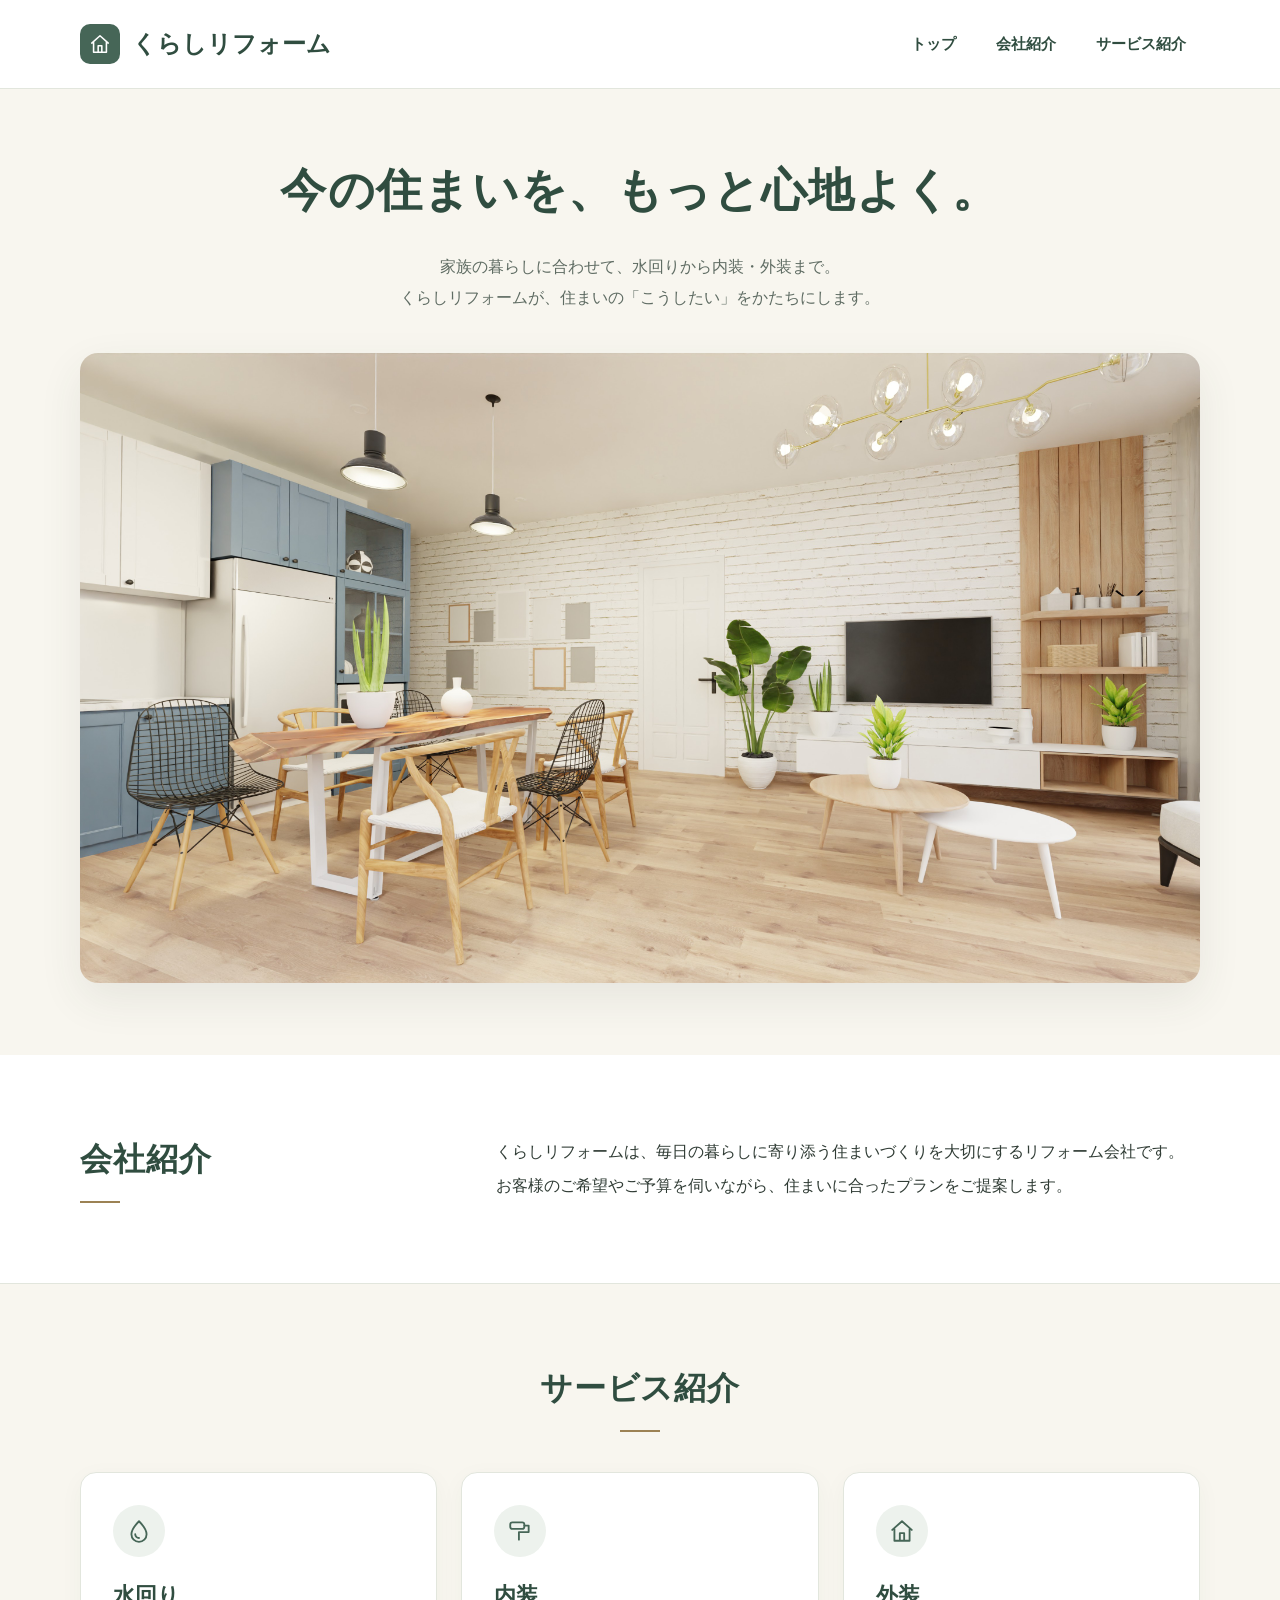
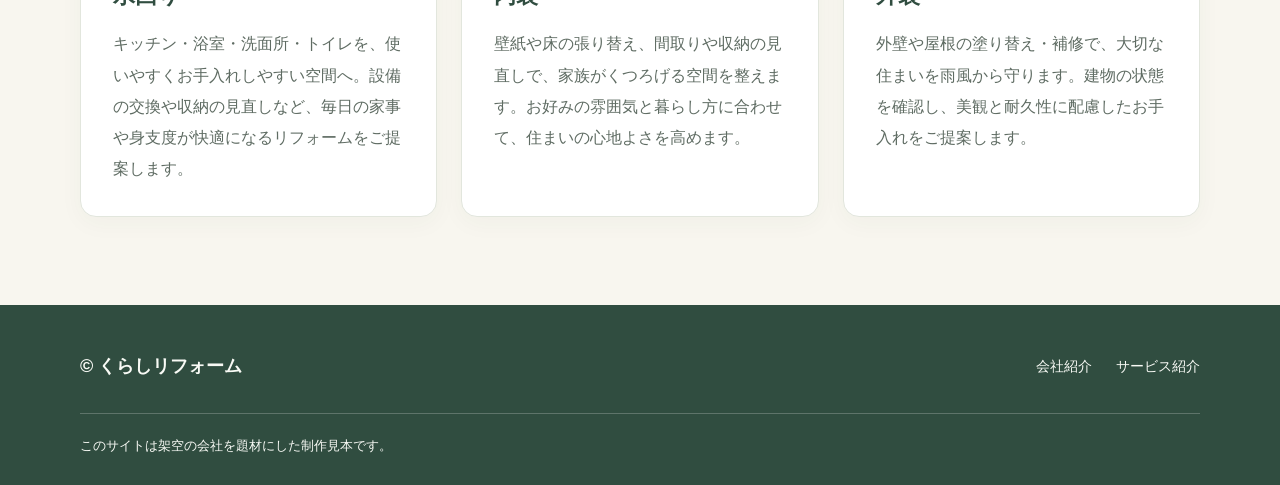
<file: index.html>
<!DOCTYPE html>
<html lang="ja">
<head>
  <meta charset="UTF-8">
  <meta name="viewport" content="width=device-width, initial-scale=1.0">
  <title>くらしリフォーム</title>
  <link rel="stylesheet" href="css/style.css?v=10">
</head>
<body>
  <a class="skip-link" href="#main-visual">本文へ移動</a>
  <header class="site-header">
    <div class="container header-layout">
      <h1 class="site-title">
        <a class="brand-link" href="#main-visual">
          <span class="brand-mark" aria-hidden="true">
            <svg viewBox="0 0 24 24" focusable="false"><path d="M3 11 12 3l9 8M5 10v11h14V10M10 21v-7h4v7"/></svg>
          </span>
          <span>くらしリフォーム</span>
        </a>
      </h1>
      <nav class="site-nav" aria-label="メインナビゲーション">
        <ul>
          <li><a href="#main-visual">トップ</a></li>
          <li><a href="#about">会社紹介</a></li>
          <li><a href="#services">サービス紹介</a></li>
        </ul>
      </nav>
    </div>
  </header>

  <main>
    <section class="main-visual" id="main-visual" aria-labelledby="main-visual-title">
      <div class="container">
        <h2 class="main-visual-title" id="main-visual-title"><span>今の住まいを、</span><span>もっと心地よく。</span></h2>
        <p class="main-visual-intro"><span class="intro-sentence"><span class="intro-phrase">家族の暮らしに合わせて、</span><span class="intro-phrase">水回りから内装・外装まで。</span></span><span class="intro-sentence"><span class="intro-phrase">くらしリフォームが、住まいの</span><span class="intro-phrase">「こうしたい」</span>をかたちにします。</span></p>
        <img class="main-visual-image" src="images/リフォームトップ画像.jpg" alt="明るいキッチンとリビングのある住まい" width="3840" height="2160" fetchpriority="high">
      </div>
    </section>

    <section class="content-section about-section" id="about" aria-labelledby="about-title">
      <div class="container about-layout">
        <h2 class="section-title" id="about-title">会社紹介</h2>
        <p class="about-copy">くらしリフォームは、毎日の暮らしに寄り添う住まいづくりを大切にするリフォーム会社です。<span style="white-space: nowrap;">お客様</span>のご希望やご予算を伺いながら、住まいに合ったプランをご提案します。</p>
      </div>
    </section>

    <section class="content-section services-section" id="services" aria-labelledby="services-title">
      <div class="container">
        <h2 class="section-title services-title" id="services-title">サービス紹介</h2>

        <div class="service-grid">
          <a class="service-card service-card-link" href="water.html" aria-labelledby="service-water-title">
            <span class="service-icon" aria-hidden="true">
              <svg viewBox="0 0 24 24" focusable="false"><path d="M12 3S5 10.1 5 15a7 7 0 0 0 14 0c0-4.9-7-12-7-12Z"/><path d="M8.5 15a3.5 3.5 0 0 0 3.5 3.5"/></svg>
            </span>
            <h3 id="service-water-title">水回り</h3>
            <p>キッチン・浴室・洗面所・トイレを、使いやすくお手入れしやすい空間へ。設備の交換や収納の見直しなど、毎日の家事や身支度が快適になるリフォームをご提案します。</p>
          </a>

          <a class="service-card service-card-link" href="interior.html" aria-labelledby="service-interior-title">
            <span class="service-icon" aria-hidden="true">
              <svg viewBox="0 0 24 24" focusable="false"><rect x="3" y="4" width="13" height="6" rx="2"/><path d="M16 7h4v6h-9v7"/></svg>
            </span>
            <h3 id="service-interior-title">内装</h3>
            <p>壁紙や床の張り替え、間取りや収納の見直しで、家族がくつろげる空間を整えます。お好みの雰囲気と暮らし方に合わせて、住まいの心地よさを高めます。</p>
          </a>

          <a class="service-card service-card-link" href="exterior.html" aria-labelledby="service-exterior-title">
            <span class="service-icon" aria-hidden="true">
              <svg viewBox="0 0 24 24" focusable="false"><path d="M3 11 12 3l9 8M5 10v11h14V10M10 21v-7h4v7"/></svg>
            </span>
            <h3 id="service-exterior-title">外装</h3>
            <p>外壁や屋根の塗り替え・補修で、大切な住まいを雨風から守ります。建物の状態を確認し、美観と耐久性に配慮したお手入れをご提案します。</p>
          </a>
        </div>
      </div>
    </section>
  </main>

  <footer class="site-footer">
    <div class="container">
      <div class="footer-layout">
        <p class="site-copyright">© くらしリフォーム</p>
        <nav class="footer-nav" aria-label="フッターナビゲーション">
          <ul>
            <li><a href="#about">会社紹介</a></li>
            <li><a href="#services">サービス紹介</a></li>
          </ul>
        </nav>
      </div>
      <p class="site-note">このサイトは架空の会社を題材にした制作見本です。</p>
    </div>
  </footer>
</body>
</html>
</file>
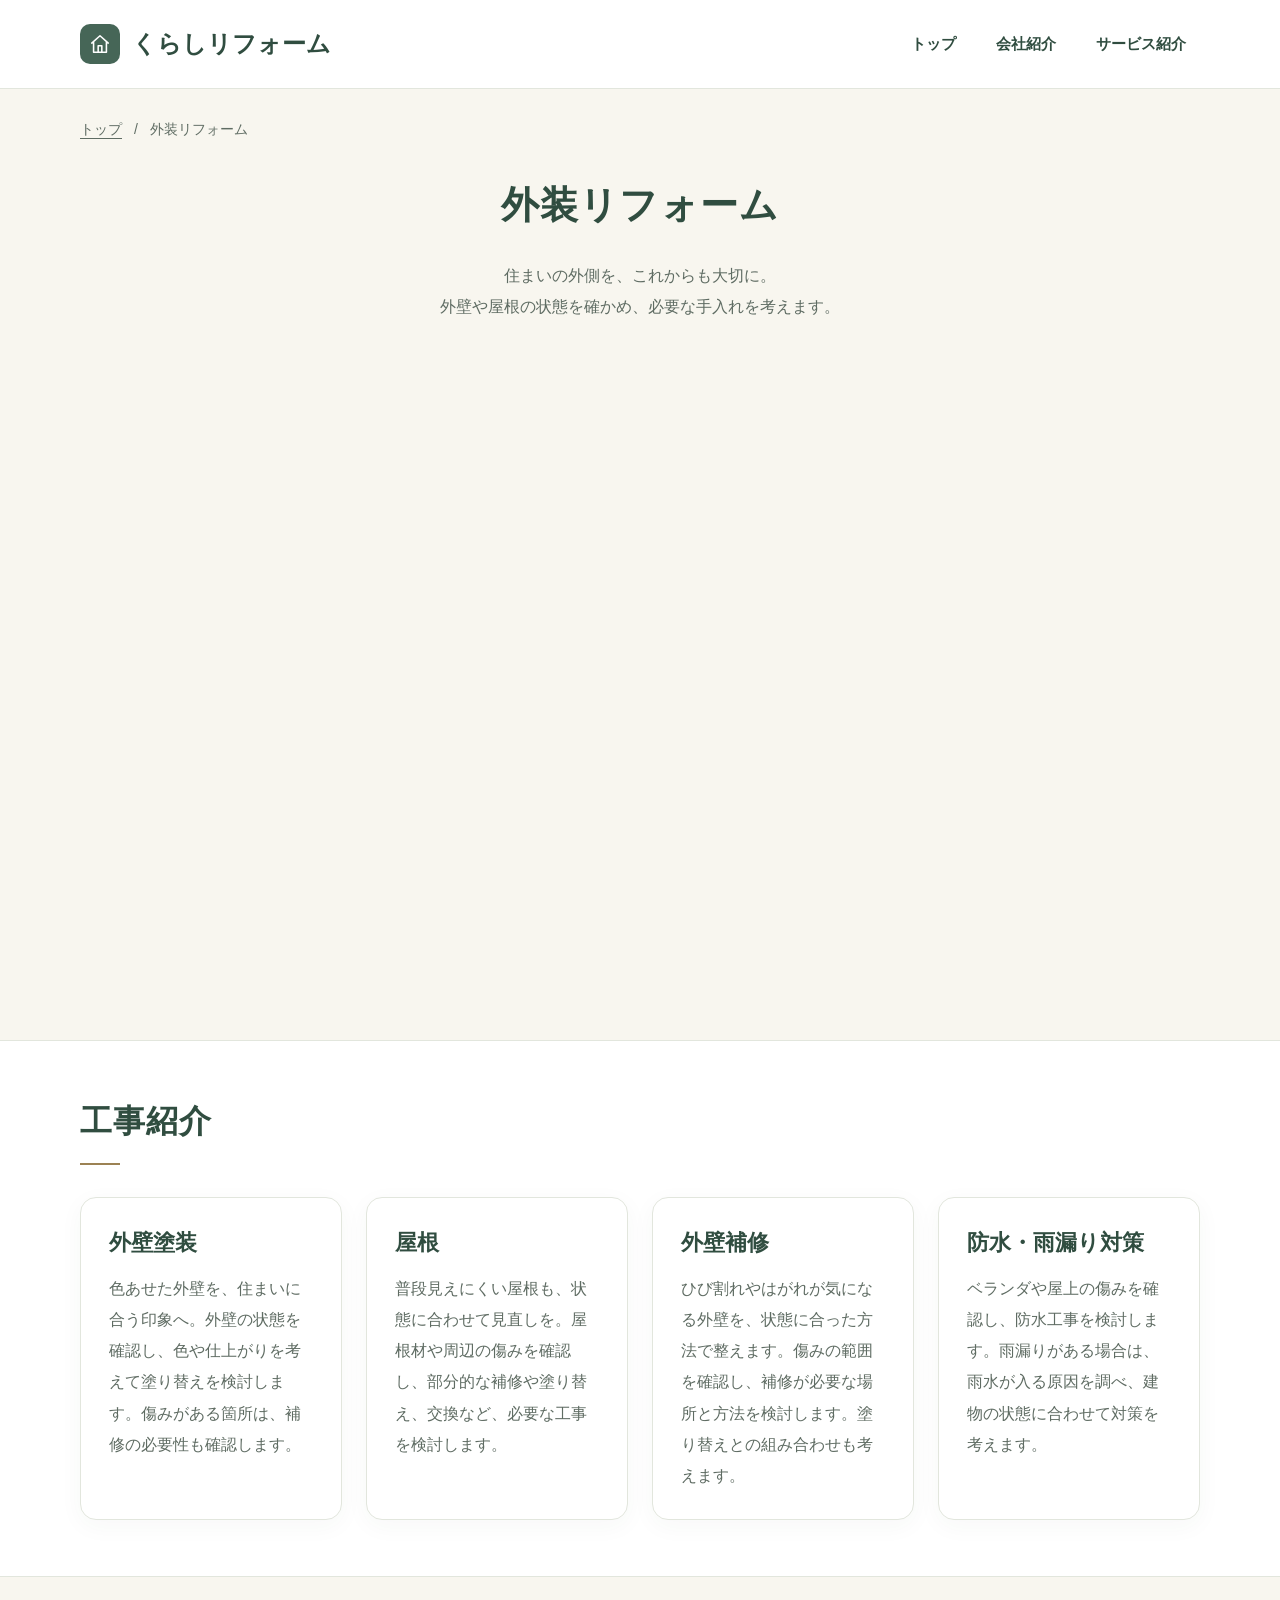
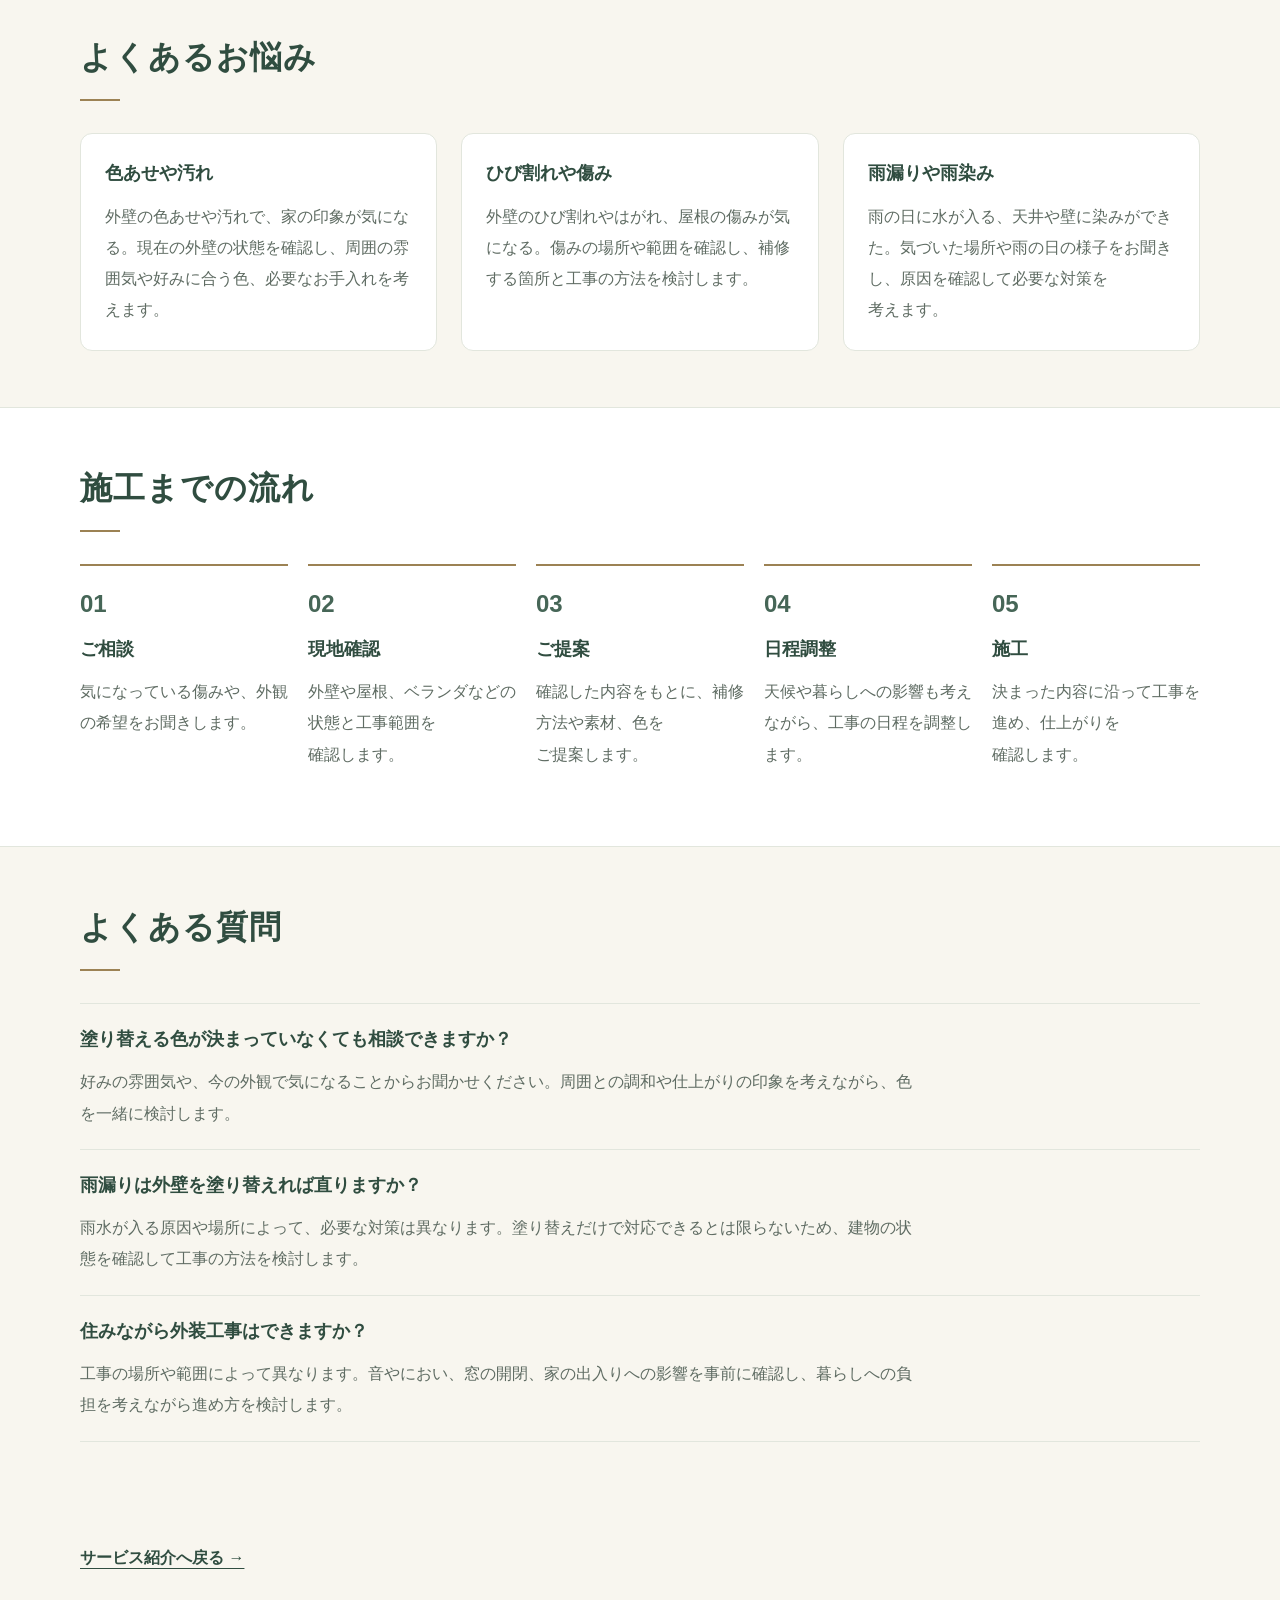
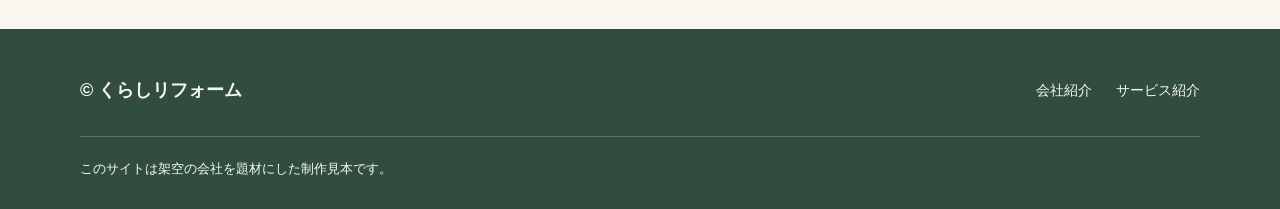
<file: exterior.html>
<!DOCTYPE html>
<html lang="ja">
<head>
  <meta charset="UTF-8">
  <meta name="viewport" content="width=device-width, initial-scale=1.0">
  <title>外装リフォーム｜くらしリフォーム</title>
  <link rel="stylesheet" href="css/style.css">
  <link rel="stylesheet" href="css/service-page.css">
  <link rel="stylesheet" href="css/exterior-page.css?v=16">
</head>
<body class="service-page exterior-page">
  <a class="skip-link" href="#service-content">本文へ移動</a>
  <header class="site-header">
    <div class="container header-layout">
      <p class="site-title">
        <a class="brand-link" href="index.html">
          <span class="brand-mark" aria-hidden="true">
            <svg viewBox="0 0 24 24" focusable="false"><path d="M3 11 12 3l9 8M5 10v11h14V10M10 21v-7h4v7"/></svg>
          </span>
          <span>くらしリフォーム</span>
        </a>
      </p>
      <nav class="site-nav" aria-label="メインナビゲーション">
        <ul>
          <li><a href="index.html">トップ</a></li>
          <li><a href="index.html#about">会社紹介</a></li>
          <li><a href="index.html#services">サービス紹介</a></li>
        </ul>
      </nav>
    </div>
  </header>

  <main id="service-content" tabindex="-1">
    <section class="service-page-hero" aria-labelledby="exterior-title">
      <div class="container">
        <nav class="breadcrumb" aria-label="パンくず">
          <ol>
            <li><a href="index.html">トップ</a></li>
            <li aria-current="page">外装リフォーム</li>
          </ol>
        </nav>
        <h1 class="main-visual-title service-page-title" id="exterior-title">外装リフォーム</h1>
        <p class="service-page-intro main-visual-intro"><span class="service-intro-sentence"><span class="intro-phrase">住まいの外側を、</span><span class="intro-phrase">これからも大切に。</span></span><span class="service-intro-sentence"><span class="intro-phrase">外壁や屋根の状態を確かめ、</span><span class="intro-phrase">必要な手入れを考えます。</span></span></p>
        <img class="exterior-hero-image"
          src="images/exterior-hero-1120.webp"
          srcset="images/exterior-hero-640.webp 640w, images/exterior-hero-1120.webp 1120w, images/exterior-hero-2240.webp 2240w"
          sizes="(max-width: 767px) calc(100vw - 40px), (max-width: 1184px) calc(100vw - 64px), 1120px"
          width="1120" height="630"
          alt="白い外壁と大きな窓、植栽のある住宅の外観"
          decoding="async">
      </div>
    </section>

    <section class="detail-section" id="work-intro" aria-labelledby="work-title">
      <div class="container">
        <h2 class="section-title detail-heading" id="work-title">工事紹介</h2>
        <div class="work-grid">
          <article class="service-card work-card">
            <!-- 工事別の写真を採用する場合は、見出しの前を配置候補とする。 -->
            <h3>外壁塗装</h3>
            <p>色あせた外壁を、住まいに合う印象へ。外壁の状態を確認し、色や仕上がりを考えて塗り替えを検討します。傷みがある箇所は、補修の必要性も確認します。</p>
          </article>
          <article class="service-card work-card">
            <h3>屋根</h3>
            <p>普段見えにくい屋根も、状態に合わせて見直しを。屋根材や周辺の傷みを確認し、部分的な補修や塗り替え、交換など、必要な工事を<span class="exterior-wrap-phrase">検討します。</span></p>
          </article>
          <article class="service-card work-card">
            <h3>外壁補修</h3>
            <p>ひび割れやはがれが気になる外壁を、状態に合った方法で整えます。傷みの範囲を確認し、補修が必要な場所と方法を検討します。塗り替えとの組み合わせも考えます。</p>
          </article>
          <article class="service-card work-card">
            <h3><span class="work-title-phrase">防水・</span><span class="work-title-phrase">雨漏り対策</span></h3>
            <p>ベランダや屋上の傷みを確認し、防水工事を検討します。雨漏りがある場合は、雨水が入る原因を調べ、建物の状態に合わせて対策を<span class="exterior-wrap-phrase">考えます。</span></p>
          </article>
        </div>
      </div>
    </section>

    <section class="detail-section detail-section-ivory" id="concerns" aria-labelledby="concerns-title">
      <div class="container">
        <h2 class="section-title detail-heading" id="concerns-title">よくあるお悩み</h2>
        <ul class="concern-grid">
          <li class="outline-card">
            <h3>色あせや汚れ</h3>
            <p>外壁の色あせや汚れで、家の印象が気になる。現在の外壁の状態を確認し、周囲の雰囲気や好みに合う色、必要なお手入れを考えます。</p>
          </li>
          <li class="outline-card">
            <h3>ひび割れや傷み</h3>
            <p>外壁のひび割れやはがれ、屋根の傷みが気になる。傷みの場所や範囲を確認し、補修する箇所と工事の方法を検討します。</p>
          </li>
          <li class="outline-card">
            <h3>雨漏りや雨染み</h3>
            <p>雨の日に水が入る、天井や壁に染みができた。気づいた場所や雨の日の様子をお聞きし、原因を確認して必要な対策を<span class="exterior-wrap-phrase">考えます。</span></p>
          </li>
        </ul>
      </div>
    </section>

    <section class="detail-section" id="flow" aria-labelledby="flow-title">
      <div class="container">
        <h2 class="section-title detail-heading" id="flow-title">施工までの流れ</h2>
        <ol class="flow-list">
          <li>
            <span class="flow-number" aria-hidden="true">01</span>
            <div class="flow-copy">
              <h3>ご相談</h3>
              <p>気になっている傷みや、外観の希望をお聞きします。</p>
            </div>
          </li>
          <li>
            <span class="flow-number" aria-hidden="true">02</span>
            <div class="flow-copy">
              <h3>現地確認</h3>
              <p>外壁や屋根、ベランダなどの状態と工事範囲を<span class="exterior-wrap-phrase">確認します。</span></p>
            </div>
          </li>
          <li>
            <span class="flow-number" aria-hidden="true">03</span>
            <div class="flow-copy">
              <h3>ご提案</h3>
              <p>確認した内容をもとに、補修方法や素材、色を<span class="exterior-wrap-phrase">ご提案します。</span></p>
            </div>
          </li>
          <li>
            <span class="flow-number" aria-hidden="true">04</span>
            <div class="flow-copy">
              <h3>日程調整</h3>
              <p>天候や暮らしへの影響も考えながら、工事の日程を調整します。</p>
            </div>
          </li>
          <li>
            <span class="flow-number" aria-hidden="true">05</span>
            <div class="flow-copy">
              <h3>施工</h3>
              <p>決まった内容に沿って工事を進め、仕上がりを<span class="exterior-wrap-phrase">確認します。</span></p>
            </div>
          </li>
        </ol>
      </div>
    </section>

    <section class="detail-section detail-section-ivory" id="faq" aria-labelledby="faq-title">
      <div class="container">
        <h2 class="section-title detail-heading" id="faq-title">よくある質問</h2>
        <div class="faq-outline">
          <article>
            <h3>塗り替える色が決まっていなくても相談できますか？</h3>
            <p>好みの雰囲気や、今の外観で気になることからお聞かせください。周囲との調和や仕上がりの印象を考えながら、色を一緒に<span class="exterior-wrap-phrase">検討します。</span></p>
          </article>
          <article>
            <h3>雨漏りは外壁を塗り替えれば<span class="exterior-wrap-phrase">直りますか？</span></h3>
            <p>雨水が入る原因や場所によって、必要な対策は異なります。塗り替えだけで対応できるとは限らないため、建物の状態を確認して工事の方法を検討します。</p>
          </article>
          <article>
            <h3>住みながら外装工事は<span class="exterior-wrap-phrase">できますか？</span></h3>
            <p>工事の場所や範囲によって異なります。音やにおい、窓の開閉、家の出入りへの影響を事前に確認し、暮らしへの負担を考えながら進め方を検討します。</p>
          </article>
        </div>
      </div>
    </section>

    <div class="detail-return">
      <div class="container">
        <a class="return-link" href="index.html#services">サービス紹介へ戻る<span aria-hidden="true"> →</span></a>
      </div>
    </div>
  </main>

  <footer class="site-footer">
    <div class="container">
      <div class="footer-layout">
        <p class="site-copyright">© くらしリフォーム</p>
        <nav class="footer-nav" aria-label="フッターナビゲーション">
          <ul>
            <li><a href="index.html#about">会社紹介</a></li>
            <li><a href="index.html#services">サービス紹介</a></li>
          </ul>
        </nav>
      </div>
      <p class="site-note">このサイトは架空の会社を題材にした制作見本です。</p>
    </div>
  </footer>
</body>
</html>
</file>
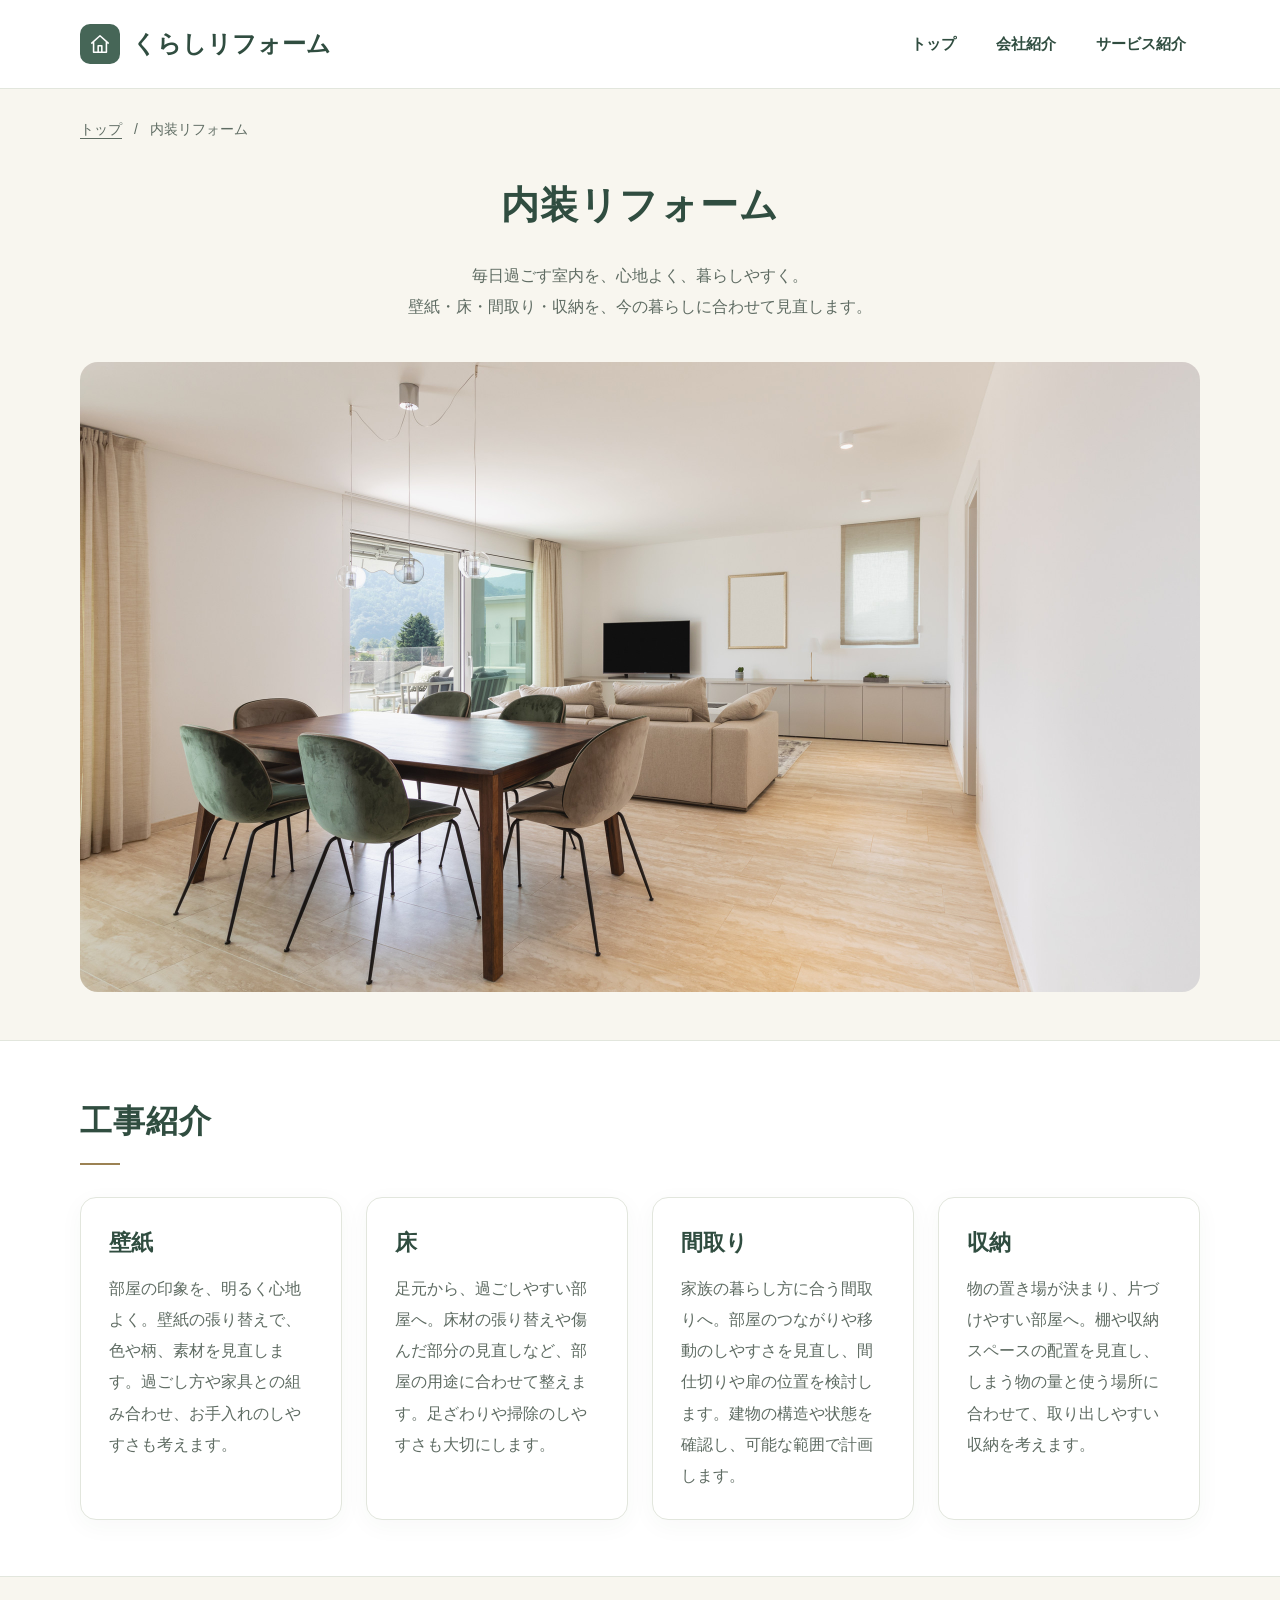
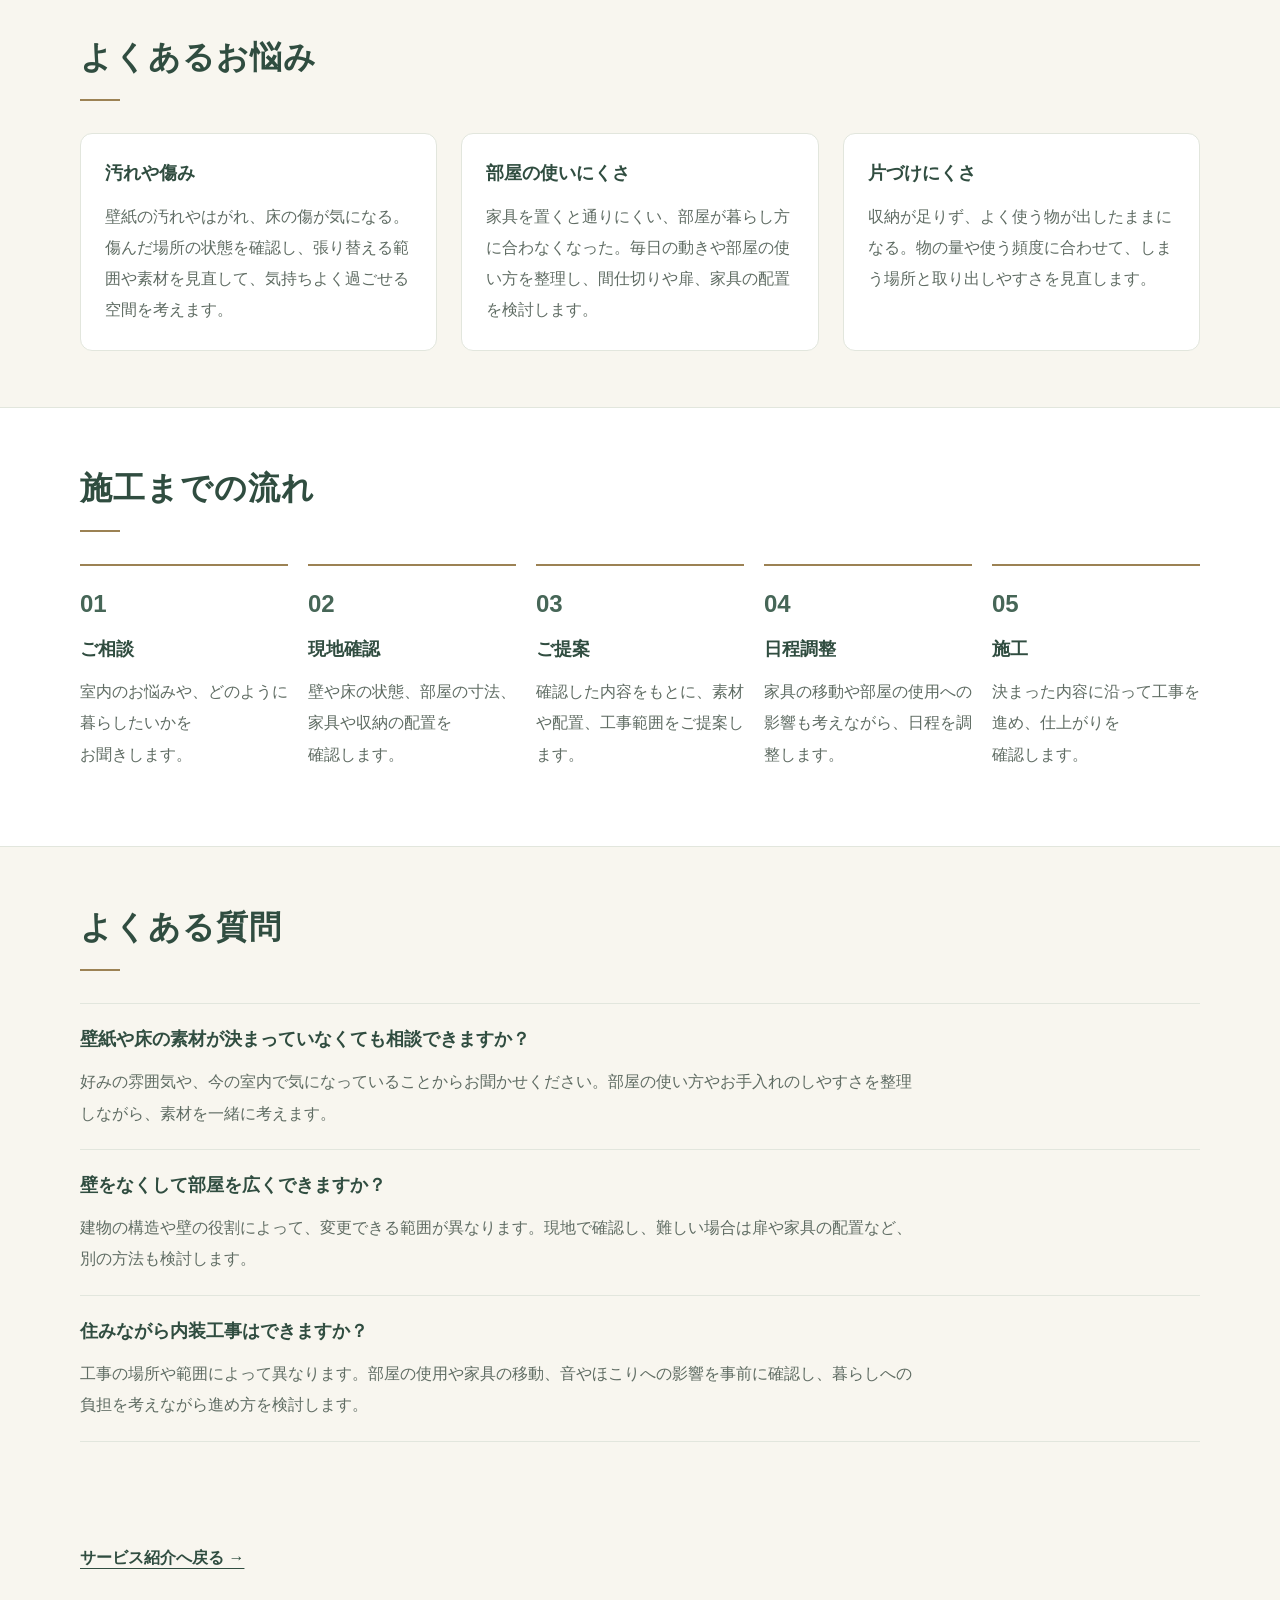
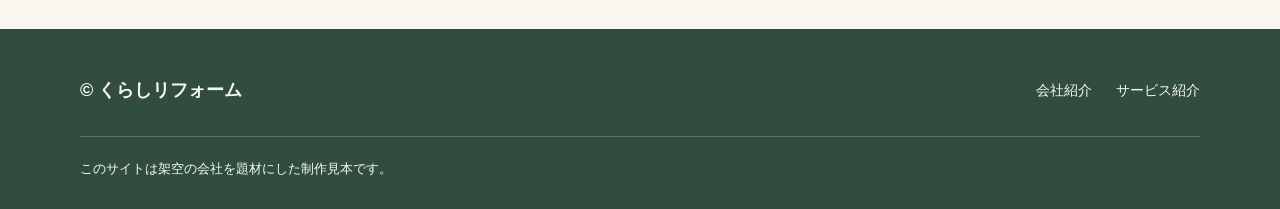
<file: interior.html>
<!DOCTYPE html>
<html lang="ja">
<head>
  <meta charset="UTF-8">
  <meta name="viewport" content="width=device-width, initial-scale=1.0">
  <title>内装リフォーム｜くらしリフォーム</title>
  <link rel="stylesheet" href="css/style.css">
  <link rel="stylesheet" href="css/service-page.css">
  <link rel="stylesheet" href="css/interior-page.css?v=16">
</head>
<body class="service-page">
  <a class="skip-link" href="#service-content">本文へ移動</a>
  <header class="site-header">
    <div class="container header-layout">
      <p class="site-title">
        <a class="brand-link" href="index.html">
          <span class="brand-mark" aria-hidden="true">
            <svg viewBox="0 0 24 24" focusable="false"><path d="M3 11 12 3l9 8M5 10v11h14V10M10 21v-7h4v7"/></svg>
          </span>
          <span>くらしリフォーム</span>
        </a>
      </p>
      <nav class="site-nav" aria-label="メインナビゲーション">
        <ul>
          <li><a href="index.html">トップ</a></li>
          <li><a href="index.html#about">会社紹介</a></li>
          <li><a href="index.html#services">サービス紹介</a></li>
        </ul>
      </nav>
    </div>
  </header>

  <main id="service-content" tabindex="-1">
    <section class="service-page-hero" aria-labelledby="interior-title">
      <div class="container">
        <nav class="breadcrumb" aria-label="パンくず">
          <ol>
            <li><a href="index.html">トップ</a></li>
            <li aria-current="page">内装リフォーム</li>
          </ol>
        </nav>
        <h1 class="main-visual-title service-page-title" id="interior-title">内装リフォーム</h1>
        <p class="service-page-intro main-visual-intro"><span class="service-intro-sentence"><span class="intro-phrase">毎日過ごす室内を、</span><span class="intro-phrase">心地よく、暮らしやすく。</span></span><span class="service-intro-sentence"><span class="intro-phrase">壁紙・床・間取り・収納を、</span><span class="intro-phrase">今の暮らしに合わせて見直します。</span></span></p>
        <img class="interior-hero-image"
          src="images/interior-hero-2240.jpg"
          width="2240" height="1260"
          alt="木目の床と壁面収納がある明るいリビング"
          decoding="async">
      </div>
    </section>

    <section class="detail-section" id="work-intro" aria-labelledby="work-title">
      <div class="container">
        <h2 class="section-title detail-heading" id="work-title">工事紹介</h2>
        <div class="work-grid">
          <article class="service-card work-card">
            <!-- 工事別の写真を採用する場合は、見出しの前を配置候補とする。 -->
            <h3>壁紙</h3>
            <p>部屋の印象を、明るく心地よく。壁紙の張り替えで、色や柄、素材を見直します。過ごし方や家具との組み合わせ、お手入れのしやすさも<span class="interior-wrap-phrase">考えます。</span></p>
          </article>
          <article class="service-card work-card">
            <h3>床</h3>
            <p>足元から、過ごしやすい部屋へ。床材の張り替えや傷んだ部分の見直しなど、部屋の用途に合わせて整えます。足ざわりや掃除のしやすさも大切にします。</p>
          </article>
          <article class="service-card work-card">
            <h3>間取り</h3>
            <p>家族の暮らし方に合う間取りへ。部屋のつながりや移動のしやすさを見直し、間仕切りや扉の位置を検討します。建物の構造や状態を確認し、可能な範囲で計画します。</p>
          </article>
          <article class="service-card work-card">
            <h3>収納</h3>
            <p>物の置き場が決まり、片づけやすい部屋へ。棚や収納スペースの配置を見直し、しまう物の量と使う場所に合わせて、取り出しやすい収納を考えます。</p>
          </article>
        </div>
      </div>
    </section>

    <section class="detail-section detail-section-ivory" id="concerns" aria-labelledby="concerns-title">
      <div class="container">
        <h2 class="section-title detail-heading" id="concerns-title">よくあるお悩み</h2>
        <ul class="concern-grid">
          <li class="outline-card">
            <h3>汚れや傷み</h3>
            <p>壁紙の汚れやはがれ、床の傷が気になる。傷んだ場所の状態を確認し、張り替える範囲や素材を見直して、気持ちよく過ごせる空間を考えます。</p>
          </li>
          <li class="outline-card">
            <h3>部屋の使いにくさ</h3>
            <p>家具を置くと通りにくい、部屋が暮らし方に合わなくなった。毎日の動きや部屋の使い方を整理し、間仕切りや扉、家具の配置を検討します。</p>
          </li>
          <li class="outline-card">
            <h3>片づけにくさ</h3>
            <p>収納が足りず、よく使う物が出したままになる。物の量や使う頻度に合わせて、しまう場所と取り出しやすさを見直します。</p>
          </li>
        </ul>
      </div>
    </section>

    <section class="detail-section" id="flow" aria-labelledby="flow-title">
      <div class="container">
        <h2 class="section-title detail-heading" id="flow-title">施工までの流れ</h2>
        <ol class="flow-list">
          <li>
            <span class="flow-number" aria-hidden="true">01</span>
            <div class="flow-copy">
              <h3>ご相談</h3>
              <p>室内のお悩みや、どのように暮らしたいかを<span class="interior-wrap-phrase">お聞きします。</span></p>
            </div>
          </li>
          <li>
            <span class="flow-number" aria-hidden="true">02</span>
            <div class="flow-copy">
              <h3>現地確認</h3>
              <p>壁や床の状態、部屋の寸法、家具や収納の配置を<span class="interior-wrap-phrase">確認します。</span></p>
            </div>
          </li>
          <li>
            <span class="flow-number" aria-hidden="true">03</span>
            <div class="flow-copy">
              <h3>ご提案</h3>
              <p>確認した内容をもとに、素材や配置、工事範囲をご提案します。</p>
            </div>
          </li>
          <li>
            <span class="flow-number" aria-hidden="true">04</span>
            <div class="flow-copy">
              <h3>日程調整</h3>
              <p>家具の移動や部屋の使用への影響も考えながら、日程を調整します。</p>
            </div>
          </li>
          <li>
            <span class="flow-number" aria-hidden="true">05</span>
            <div class="flow-copy">
              <h3>施工</h3>
              <p>決まった内容に沿って工事を進め、仕上がりを<span class="interior-wrap-phrase">確認します。</span></p>
            </div>
          </li>
        </ol>
      </div>
    </section>

    <section class="detail-section detail-section-ivory" id="faq" aria-labelledby="faq-title">
      <div class="container">
        <h2 class="section-title detail-heading" id="faq-title">よくある質問</h2>
        <div class="faq-outline">
          <article>
            <h3>壁紙や床の素材が決まっていなくても相談できますか？</h3>
            <p>好みの雰囲気や、今の室内で気になっていることからお聞かせください。部屋の使い方やお手入れのしやすさを整理しながら、素材を一緒に考えます。</p>
          </article>
          <article>
            <h3>壁をなくして部屋を広く<span class="interior-wrap-phrase">できますか？</span></h3>
            <p>建物の構造や壁の役割によって、変更できる範囲が異なります。現地で確認し、難しい場合は扉や家具の配置など、別の方法も検討します。</p>
          </article>
          <article>
            <h3>住みながら内装工事は<span class="interior-wrap-phrase">できますか？</span></h3>
            <p>工事の場所や範囲によって異なります。部屋の使用や家具の移動、音やほこりへの影響を事前に確認し、暮らしへの負担を考えながら進め方を検討します。</p>
          </article>
        </div>
      </div>
    </section>

    <div class="detail-return">
      <div class="container">
        <a class="return-link" href="index.html#services">サービス紹介へ戻る<span aria-hidden="true"> →</span></a>
      </div>
    </div>
  </main>

  <footer class="site-footer">
    <div class="container">
      <div class="footer-layout">
        <p class="site-copyright">© くらしリフォーム</p>
        <nav class="footer-nav" aria-label="フッターナビゲーション">
          <ul>
            <li><a href="index.html#about">会社紹介</a></li>
            <li><a href="index.html#services">サービス紹介</a></li>
          </ul>
        </nav>
      </div>
      <p class="site-note">このサイトは架空の会社を題材にした制作見本です。</p>
    </div>
  </footer>
</body>
</html>
</file>
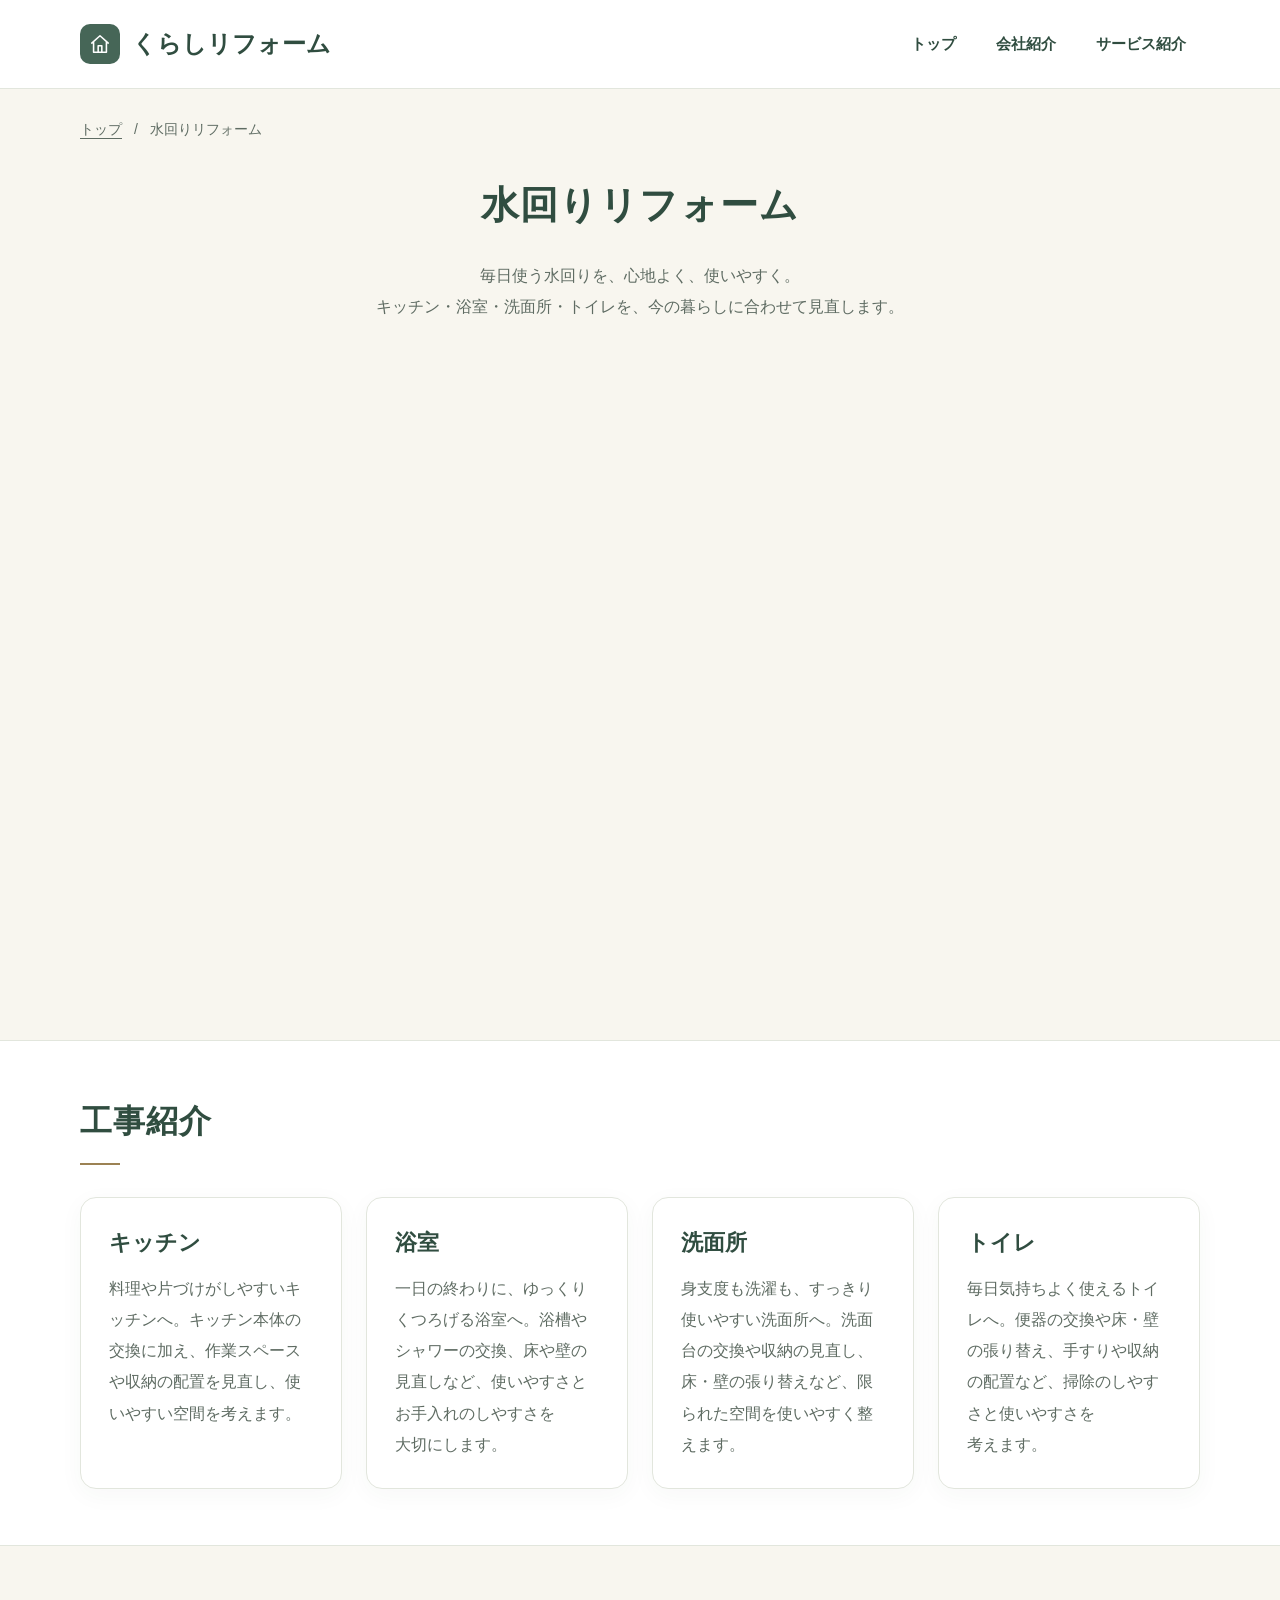
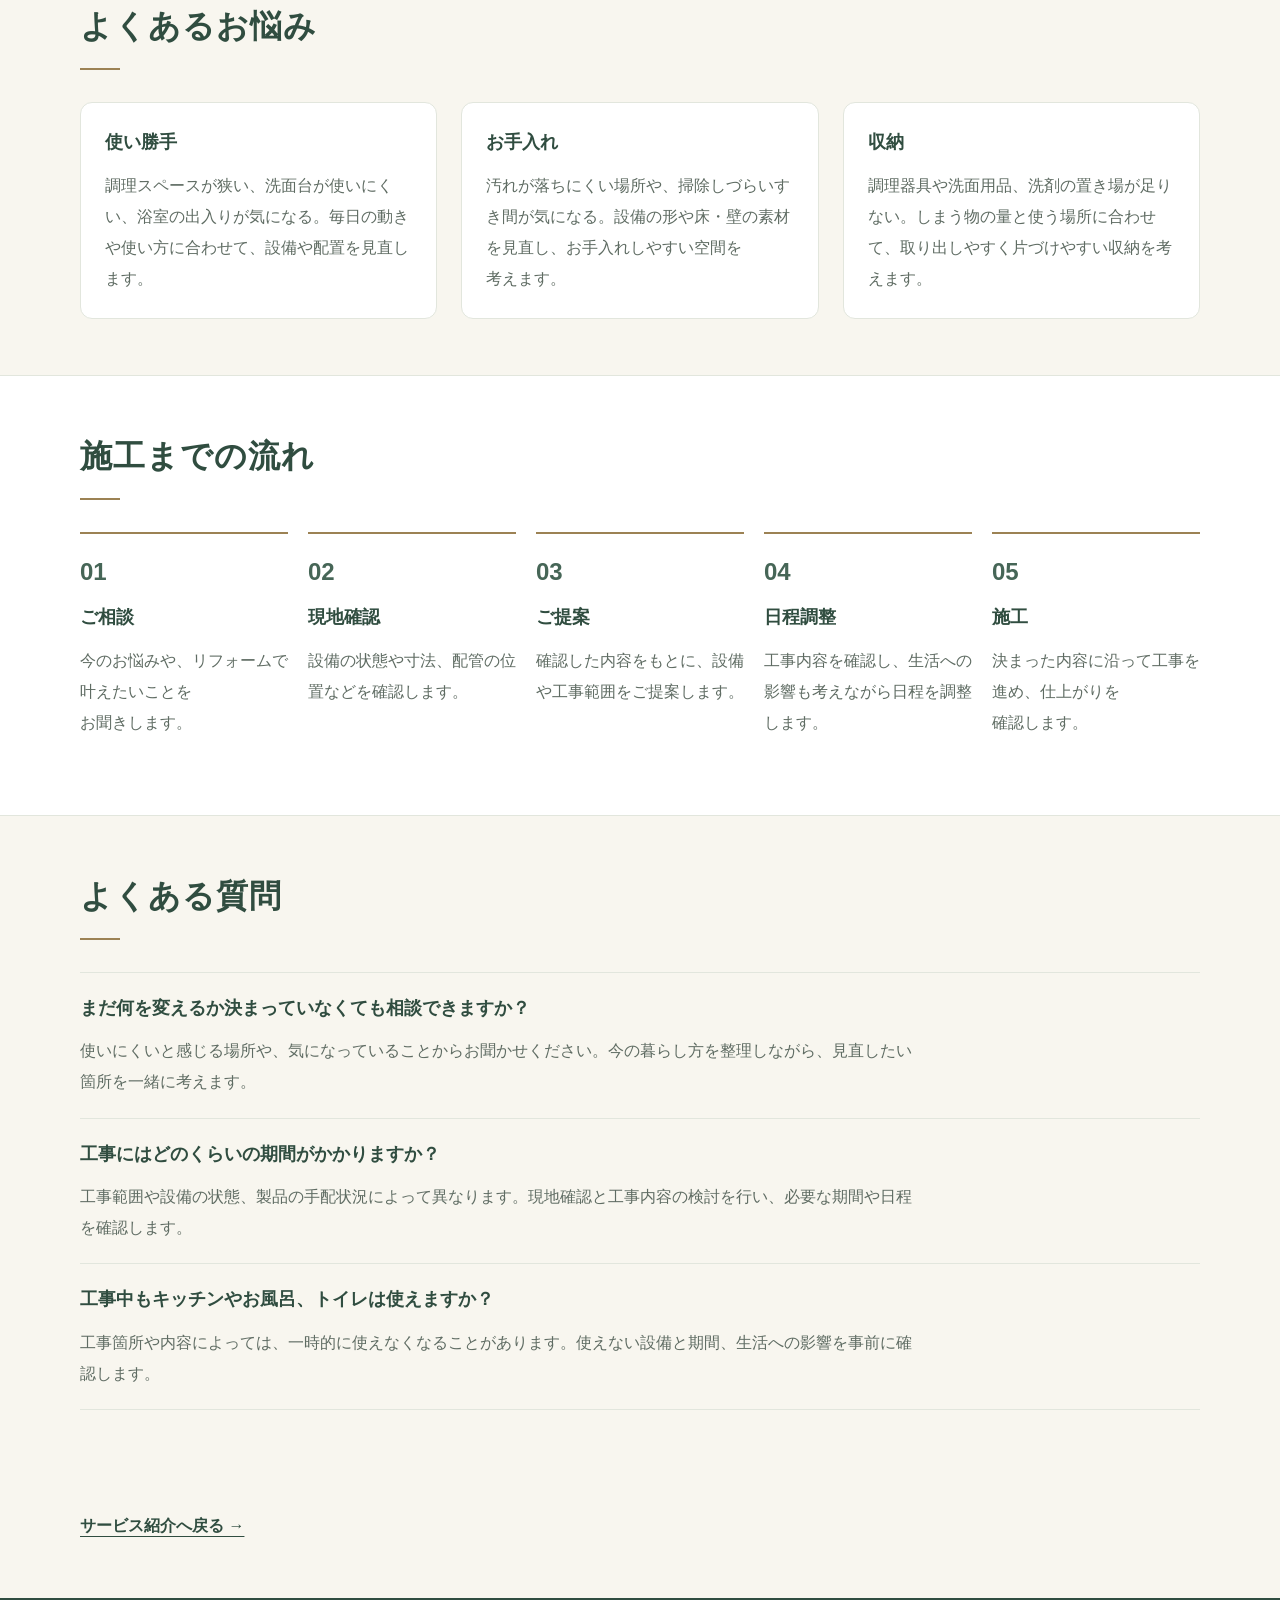
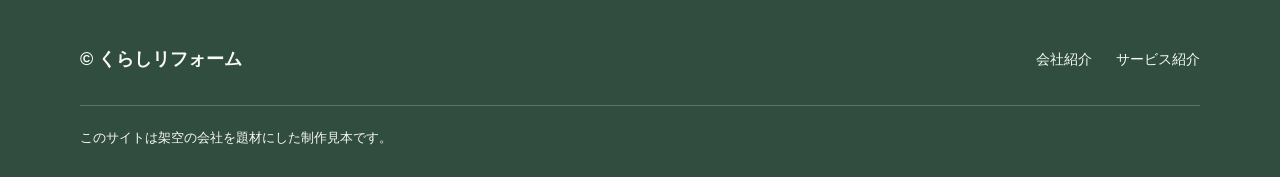
<file: water.html>
<!DOCTYPE html>
<html lang="ja">
<head>
  <meta charset="UTF-8">
  <meta name="viewport" content="width=device-width, initial-scale=1.0">
  <title>水回りリフォーム｜くらしリフォーム</title>
  <link rel="stylesheet" href="css/style.css">
  <link rel="stylesheet" href="css/service-page.css">
  <link rel="stylesheet" href="css/water-page.css?v=16">
</head>
<body class="service-page">
  <a class="skip-link" href="#service-content">本文へ移動</a>
  <header class="site-header">
    <div class="container header-layout">
      <p class="site-title">
        <a class="brand-link" href="index.html">
          <span class="brand-mark" aria-hidden="true">
            <svg viewBox="0 0 24 24" focusable="false"><path d="M3 11 12 3l9 8M5 10v11h14V10M10 21v-7h4v7"/></svg>
          </span>
          <span>くらしリフォーム</span>
        </a>
      </p>
      <nav class="site-nav" aria-label="メインナビゲーション">
        <ul>
          <li><a href="index.html">トップ</a></li>
          <li><a href="index.html#about">会社紹介</a></li>
          <li><a href="index.html#services">サービス紹介</a></li>
        </ul>
      </nav>
    </div>
  </header>

  <main id="service-content" tabindex="-1">
    <section class="service-page-hero" aria-labelledby="water-title">
      <div class="container">
        <nav class="breadcrumb" aria-label="パンくず">
          <ol>
            <li><a href="index.html">トップ</a></li>
            <li aria-current="page">水回りリフォーム</li>
          </ol>
        </nav>
        <h1 class="main-visual-title service-page-title" id="water-title">水回りリフォーム</h1>
        <p class="service-page-intro"><span class="service-intro-sentence">毎日使う水回りを、心地よく、使いやすく。</span><span class="service-intro-sentence">キッチン・浴室・洗面所・トイレを、今の暮らしに合わせて<span class="water-wrap-phrase">見直します。</span></span></p>
        <img class="water-hero-image"
          src="images/water-hero-1120.webp"
          srcset="images/water-hero-640.webp 640w, images/water-hero-1120.webp 1120w, images/water-hero-2240.webp 2240w"
          sizes="(max-width: 767px) calc(100vw - 40px), (max-width: 1184px) calc(100vw - 64px), 1120px"
          width="1120" height="630"
          alt="白い浴槽と洗い場、木目の壁がある浴室"
          decoding="async">
      </div>
    </section>

    <section class="detail-section" id="work-intro" aria-labelledby="work-title">
      <div class="container">
        <h2 class="section-title detail-heading" id="work-title">工事紹介</h2>
        <div class="work-grid">
          <article class="service-card work-card">
            <!-- 工事別の写真を採用する場合は、見出しの前を配置候補とする。 -->
            <h3>キッチン</h3>
            <p>料理や片づけがしやすいキッチンへ。キッチン本体の交換に加え、作業スペースや収納の配置を見直し、使いやすい空間を考えます。</p>
          </article>
          <article class="service-card work-card">
            <h3>浴室</h3>
            <p>一日の終わりに、ゆっくりくつろげる浴室へ。浴槽やシャワーの交換、床や壁の見直しなど、使いやすさとお手入れのしやすさを<span class="water-wrap-phrase">大切にします。</span></p>
          </article>
          <article class="service-card work-card">
            <h3>洗面所</h3>
            <p>身支度も洗濯も、すっきり使いやすい洗面所へ。洗面台の交換や収納の見直し、床・壁の張り替えなど、限られた空間を使いやすく整えます。</p>
          </article>
          <article class="service-card work-card">
            <h3>トイレ</h3>
            <p>毎日気持ちよく使えるトイレへ。便器の交換や床・壁の張り替え、手すりや収納の配置など、掃除のしやすさと使いやすさを<span class="water-wrap-phrase">考えます。</span></p>
          </article>
        </div>
      </div>
    </section>

    <section class="detail-section detail-section-ivory" id="concerns" aria-labelledby="concerns-title">
      <div class="container">
        <h2 class="section-title detail-heading" id="concerns-title">よくあるお悩み</h2>
        <ul class="concern-grid">
          <li class="outline-card">
            <h3>使い勝手</h3>
            <p>調理スペースが狭い、洗面台が使いにくい、浴室の出入りが気になる。毎日の動きや使い方に合わせて、設備や配置を見直します。</p>
          </li>
          <li class="outline-card">
            <h3>お手入れ</h3>
            <p>汚れが落ちにくい場所や、掃除しづらいすき間が気になる。設備の形や床・壁の素材を見直し、お手入れしやすい空間を<span class="water-wrap-phrase">考えます。</span></p>
          </li>
          <li class="outline-card">
            <h3>収納</h3>
            <p>調理器具や洗面用品、洗剤の置き場が足りない。しまう物の量と使う場所に合わせて、取り出しやすく片づけやすい収納を考えます。</p>
          </li>
        </ul>
      </div>
    </section>

    <section class="detail-section" id="flow" aria-labelledby="flow-title">
      <div class="container">
        <h2 class="section-title detail-heading" id="flow-title">施工までの流れ</h2>
        <ol class="flow-list">
          <li>
            <span class="flow-number" aria-hidden="true">01</span>
            <div class="flow-copy">
              <h3>ご相談</h3>
              <p>今のお悩みや、リフォームで叶えたいことを<span class="water-wrap-phrase">お聞きします。</span></p>
            </div>
          </li>
          <li>
            <span class="flow-number" aria-hidden="true">02</span>
            <div class="flow-copy">
              <h3>現地確認</h3>
              <p>設備の状態や寸法、配管の位置などを確認します。</p>
            </div>
          </li>
          <li>
            <span class="flow-number" aria-hidden="true">03</span>
            <div class="flow-copy">
              <h3>ご提案</h3>
              <p>確認した内容をもとに、設備や工事範囲を<span class="water-wrap-phrase">ご提案します。</span></p>
            </div>
          </li>
          <li>
            <span class="flow-number" aria-hidden="true">04</span>
            <div class="flow-copy">
              <h3>日程調整</h3>
              <p>工事内容を確認し、生活への影響も考えながら日程を調整します。</p>
            </div>
          </li>
          <li>
            <span class="flow-number" aria-hidden="true">05</span>
            <div class="flow-copy">
              <h3>施工</h3>
              <p>決まった内容に沿って工事を進め、仕上がりを<span class="water-wrap-phrase">確認します。</span></p>
            </div>
          </li>
        </ol>
      </div>
    </section>

    <section class="detail-section detail-section-ivory" id="faq" aria-labelledby="faq-title">
      <div class="container">
        <h2 class="section-title detail-heading" id="faq-title">よくある質問</h2>
        <div class="faq-outline">
          <article>
            <h3>まだ何を変えるか決まっていなくても相談できますか？</h3>
            <p>使いにくいと感じる場所や、気になっていることからお聞かせください。今の暮らし方を整理しながら、見直したい箇所を一緒に考えます。</p>
          </article>
          <article>
            <h3>工事にはどのくらいの期間が<span class="water-wrap-phrase">かかりますか？</span></h3>
            <p>工事範囲や設備の状態、製品の手配状況によって異なります。現地確認と工事内容の検討を行い、必要な期間や日程を確認します。</p>
          </article>
          <article>
            <h3>工事中もキッチンやお風呂、トイレは使えますか？</h3>
            <p>工事箇所や内容によっては、一時的に使えなくなることがあります。使えない設備と期間、生活への影響を事前に確認します。</p>
          </article>
        </div>
      </div>
    </section>

    <div class="detail-return">
      <div class="container">
        <a class="return-link" href="index.html#services">サービス紹介へ戻る<span aria-hidden="true"> →</span></a>
      </div>
    </div>
  </main>

  <footer class="site-footer">
    <div class="container">
      <div class="footer-layout">
        <p class="site-copyright">© くらしリフォーム</p>
        <nav class="footer-nav" aria-label="フッターナビゲーション">
          <ul>
            <li><a href="index.html#about">会社紹介</a></li>
            <li><a href="index.html#services">サービス紹介</a></li>
          </ul>
        </nav>
      </div>
      <p class="site-note">このサイトは架空の会社を題材にした制作見本です。</p>
    </div>
  </footer>
</body>
</html>
</file>
<file: css/style.css>
/* 工程5：白・アイボリーと落ち着いたグリーンで全体を統一 */
:root {
  --content-width: 1120px;
  --ivory: #f8f6ef;
  --surface: #ffffff;
  --text-color: #303c35;
  --muted-color: #5f6c63;
  --accent-color: #466657;
  --accent-strong: #304d40;
  --accent-soft: #edf2ed;
  --warm-accent: #9c8254;
  --border-color: #e2e6dd;
}

* {
  box-sizing: border-box;
}

body {
  margin: 0;
  color: var(--text-color);
  background: var(--ivory);
  font-family: -apple-system, BlinkMacSystemFont, "Hiragino Kaku Gothic ProN", "Yu Gothic", sans-serif;
  font-size: 1rem;
  line-height: 1.95;
  overflow-wrap: anywhere;
}

h1,
h2,
h3,
p,
ul {
  margin: 0;
}

ul {
  padding: 0;
  list-style: none;
}

a {
  color: inherit;
  text-decoration: none;
}

a:focus-visible {
  outline: 3px solid var(--warm-accent);
  outline-offset: 4px;
}

svg {
  display: block;
  width: 100%;
  height: 100%;
  fill: none;
  stroke: currentColor;
  stroke-width: 1.7;
  stroke-linecap: round;
  stroke-linejoin: round;
}

.container {
  width: min(calc(100% - 64px), var(--content-width));
  margin-inline: auto;
}

section {
  scroll-margin-top: 24px;
}

.skip-link {
  position: absolute;
  top: -100px;
  left: 16px;
  z-index: 20;
  padding: 10px 18px;
  color: var(--surface);
  background: var(--accent-strong);
  border-radius: 8px;
}

.skip-link:focus {
  top: 12px;
}

.site-header {
  padding-block: 22px;
  background: var(--surface);
  border-bottom: 1px solid var(--border-color);
}

.header-layout,
.footer-layout {
  display: flex;
  align-items: center;
  justify-content: space-between;
  gap: 24px;
}

.site-title {
  font-size: 1.5rem;
  line-height: 1.5;
}

.brand-link {
  display: inline-flex;
  align-items: center;
  gap: 12px;
  color: var(--accent-strong);
}

.brand-mark {
  display: inline-flex;
  width: 40px;
  height: 40px;
  padding: 9px;
  flex-shrink: 0;
  color: var(--surface);
  background: var(--accent-color);
  border-radius: 10px;
}

.site-nav ul,
.footer-nav ul {
  display: flex;
  align-items: center;
  flex-wrap: wrap;
  gap: 12px;
}

.site-nav a {
  display: block;
  padding: 10px 14px;
  color: var(--accent-strong);
  font-size: 0.9375rem;
  font-weight: 600;
  line-height: 1.6;
  border-radius: 8px;
}

.site-nav a:hover,
.site-nav a:focus-visible {
  background: var(--accent-soft);
}

.main-visual {
  padding-block: 64px 72px;
  background: var(--ivory);
}

.main-visual-title {
  color: var(--accent-strong);
  font-family: "Hiragino Mincho ProN", "Yu Mincho", serif;
  font-size: clamp(2rem, 3.6vw, 3.25rem);
  font-weight: 600;
  line-height: 1.65;
  letter-spacing: 0.03em;
  text-align: center;
}

.main-visual-title span {
  display: inline-block;
}

.main-visual-intro {
  max-width: 44rem;
  margin: 22px auto 0;
  color: var(--muted-color);
  text-align: center;
}

/* 説明文だけを文の区切りと意味のまとまりで折り返す */
.main-visual-intro .intro-sentence {
  display: block;
}

.main-visual-intro .intro-phrase {
  display: inline-block;
  white-space: nowrap;
}

/* 画像は工程4と同じ16:9の比率で全体を表示する */
.main-visual-image {
  display: block;
  width: 100%;
  height: auto;
  margin-top: 40px;
  border-radius: 18px;
  box-shadow: 0 16px 44px rgba(55, 70, 56, 0.09);
}

.content-section {
  padding-block: 80px;
}

.about-section {
  background: var(--surface);
}

.about-layout {
  display: grid;
  grid-template-columns: minmax(180px, 1fr) minmax(0, 2fr);
  gap: 64px;
  align-items: start;
}

.section-title {
  color: var(--accent-strong);
  font-size: 2rem;
  font-weight: 700;
  line-height: 1.5;
  letter-spacing: 0.03em;
}

.section-title::after {
  display: block;
  width: 40px;
  height: 2px;
  margin-top: 18px;
  background: var(--warm-accent);
  content: "";
}

.about-copy {
  max-width: 48rem;
  line-height: 2.1;
}

.services-section {
  padding-bottom: 88px;
  background: var(--ivory);
  border-top: 1px solid var(--border-color);
}

.services-title {
  margin-bottom: 40px;
  text-align: center;
}

.services-title::after {
  margin-inline: auto;
}

.service-grid {
  display: grid;
  grid-template-columns: repeat(3, minmax(0, 1fr));
  gap: 24px;
}

.service-card {
  min-width: 0;
  padding: 32px;
  background: var(--surface);
  border: 1px solid var(--border-color);
  border-radius: 16px;
  box-shadow: 0 6px 24px rgba(55, 70, 56, 0.04);
}

.service-icon {
  display: inline-flex;
  width: 52px;
  height: 52px;
  margin-bottom: 22px;
  padding: 13px;
  color: var(--accent-color);
  background: var(--accent-soft);
  border-radius: 50%;
}

.service-card h3 {
  margin-bottom: 16px;
  color: var(--accent-strong);
  font-size: 1.375rem;
  line-height: 1.5;
}

.service-card p {
  color: var(--muted-color);
}

.site-footer {
  padding-block: 40px 28px;
  color: #f8faf5;
  background: var(--accent-strong);
}

.site-copyright {
  font-size: 1.125rem;
  font-weight: 600;
}

.footer-nav ul {
  gap: 24px;
}

.footer-nav a {
  display: block;
  padding-block: 8px;
  font-size: 0.875rem;
}

.footer-nav a:hover,
.footer-nav a:focus-visible {
  text-decoration: underline;
  text-underline-offset: 5px;
}

.site-note {
  margin-top: 24px;
  padding-top: 20px;
  border-top: 1px solid rgba(255, 255, 255, 0.22);
  font-size: 0.8125rem;
  line-height: 1.8;
}

@media (max-width: 767px) {
  .container {
    width: calc(100% - 40px);
  }

  .site-header {
    padding-block: 20px 14px;
  }

  .header-layout {
    flex-direction: column;
    align-items: flex-start;
    gap: 14px;
  }

  .site-title {
    font-size: 1.25rem;
  }

  .brand-mark {
    width: 36px;
    height: 36px;
    padding: 8px;
  }

  .site-nav {
    width: 100%;
  }

  .site-nav ul {
    gap: 4px;
  }

  .site-nav a {
    padding: 10px;
    font-size: 0.875rem;
  }

  .main-visual {
    padding-block: 40px 48px;
  }

  .main-visual-title {
    font-size: 1.75rem;
    text-align: left;
  }

  .main-visual-intro {
    margin-top: 20px;
    text-align: left;
  }

  .main-visual-image {
    margin-top: 28px;
    border-radius: 12px;
  }

  .content-section {
    padding-block: 48px;
  }

  .about-layout {
    grid-template-columns: minmax(0, 1fr);
    gap: 28px;
  }

  .section-title {
    font-size: 1.5rem;
  }

  .section-title::after {
    margin-top: 14px;
  }

  .services-title {
    margin-bottom: 28px;
    text-align: left;
  }

  .services-title::after {
    margin-inline: 0;
  }

  .service-grid {
    grid-template-columns: minmax(0, 1fr);
    gap: 20px;
  }

  .service-card {
    padding: 24px;
  }

  .service-icon {
    margin-bottom: 18px;
  }

  .service-card h3 {
    font-size: 1.25rem;
  }

  .site-footer {
    padding-block: 32px 24px;
  }

  .footer-layout {
    flex-direction: column;
    align-items: flex-start;
    gap: 14px;
  }
}

/* 工程10：トップのサービスカード全体をリンクとして操作できるようにする */
.service-grid > .service-card-link {
  display: block;
}

.service-grid > .service-card-link:hover h3,
.service-grid > .service-card-link:focus-visible h3 {
  text-decoration: underline;
  text-underline-offset: 5px;
}
</file>
<file: css/service-page.css>
/* 工程6：下層ページだけに適用する共通レイアウト */
.service-page .site-title {
  font-weight: 700;
}

.service-page .service-page-hero {
  padding-block: 28px 48px;
  background: var(--ivory);
}

.service-page .breadcrumb {
  margin-bottom: 32px;
  color: var(--muted-color);
  font-size: 0.875rem;
  line-height: 1.8;
}

.service-page .breadcrumb ol {
  display: flex;
  flex-wrap: wrap;
  gap: 8px 12px;
  margin: 0;
  padding: 0;
  list-style: none;
}

.service-page .breadcrumb li + li::before {
  margin-right: 12px;
  content: "/";
}

.service-page .breadcrumb a {
  text-decoration: underline;
  text-underline-offset: 4px;
}

.service-page .service-page-title {
  font-size: clamp(1.75rem, 3vw, 2.75rem);
}

/* 工程7：追加した文章の横幅と見出しとの間隔を整える */
.service-page .service-page-intro {
  max-width: 44rem;
  margin: 22px auto 0;
  color: var(--muted-color);
  text-align: center;
}

.service-page .service-intro-sentence {
  display: block;
}

.service-page .detail-section {
  padding-block: 56px;
  background: var(--surface);
  border-top: 1px solid var(--border-color);
}

.service-page .detail-section-ivory {
  background: var(--ivory);
}

.service-page .detail-heading {
  margin-bottom: 32px;
}

.service-page .work-grid {
  display: grid;
  grid-template-columns: repeat(4, minmax(0, 1fr));
  gap: 24px;
}

.service-page .work-card {
  display: flex;
  flex-direction: column;
  align-items: stretch;
  min-width: 0;
  min-height: 100px;
  padding: 28px;
}

.service-page .work-card h3 {
  margin: 0 0 14px;
}

.service-page .concern-grid {
  display: grid;
  grid-template-columns: repeat(3, minmax(0, 1fr));
  gap: 24px;
}

.service-page .outline-card {
  min-width: 0;
  padding: 24px;
  background: var(--surface);
  border: 1px solid var(--border-color);
  border-radius: 12px;
}

.service-page .outline-card h3,
.service-page .faq-outline h3 {
  color: var(--accent-strong);
  font-size: 1.125rem;
  line-height: 1.7;
}

.service-page .outline-card p,
.service-page .flow-copy p,
.service-page .faq-outline p {
  margin-top: 12px;
  color: var(--muted-color);
}

.service-page .faq-outline p {
  max-width: 52rem;
}

.service-page .flow-copy {
  min-width: 0;
}

.service-page .flow-list {
  display: grid;
  grid-template-columns: repeat(5, minmax(0, 1fr));
  gap: 20px;
  margin: 0;
  padding: 0;
  list-style: none;
}

.service-page .flow-list li {
  min-width: 0;
  padding-block: 20px;
  border-top: 2px solid var(--warm-accent);
}

.service-page .flow-number {
  display: block;
  margin-bottom: 12px;
  color: var(--accent-color);
  font-size: 1.5rem;
  font-weight: 600;
  line-height: 1.5;
}

.service-page .flow-list h3 {
  color: var(--accent-strong);
  font-size: 1.125rem;
  line-height: 1.7;
}

.service-page .faq-outline {
  border-top: 1px solid var(--border-color);
}

.service-page .faq-outline article {
  padding-block: 20px;
  border-bottom: 1px solid var(--border-color);
}

.service-page .detail-return {
  padding-block: 36px 48px;
  background: var(--ivory);
}

.service-page .return-link {
  display: inline-block;
  padding-block: 8px;
  color: var(--accent-strong);
  font-weight: 600;
  text-decoration: underline;
  text-underline-offset: 5px;
}

.service-page .return-link:hover {
  color: var(--accent-color);
}

@media (max-width: 1023px) {
  .service-page .work-grid {
    grid-template-columns: repeat(2, minmax(0, 1fr));
  }
}

@media (max-width: 767px) {
  .service-page .service-page-hero {
    padding-block: 24px 36px;
  }

  .service-page .breadcrumb {
    margin-bottom: 28px;
  }

  .service-page .service-page-intro {
    margin-top: 20px;
    text-align: left;
  }

  .service-page .detail-section {
    padding-block: 40px;
  }

  .service-page .detail-heading {
    margin-bottom: 28px;
  }

  .service-page .work-grid,
  .service-page .concern-grid {
    grid-template-columns: minmax(0, 1fr);
    gap: 16px;
  }

  .service-page .work-card {
    min-height: 88px;
    padding: 24px;
  }

  .service-page .flow-list {
    grid-template-columns: minmax(0, 1fr);
    gap: 0;
  }

  .service-page .flow-list li {
    display: flex;
    align-items: flex-start;
    gap: 20px;
    padding-block: 16px;
    border-top: 0;
    border-bottom: 1px solid var(--border-color);
  }

  .service-page .flow-number {
    width: 40px;
    margin: 0;
    flex-shrink: 0;
  }
}
</file>
<file: css/exterior-page.css>
/* 工程9：外装ページの長い工事名だけを意味のまとまりで折り返す */
.exterior-page .work-title-phrase {
  display: inline-block;
}

/* 工程14：外装ページの代表写真だけに適用 */
.exterior-page .exterior-hero-image {
  display: block;
  width: 100%;
  height: auto;
  margin-top: 40px;
  border-radius: 18px;
}

@media (max-width: 767px) {
  .exterior-page .exterior-hero-image {
    margin-top: 28px;
    border-radius: 12px;
  }
}

/* 工程16：孤立した語尾を、短い意味のまとまりで保つ */
.exterior-page .exterior-wrap-phrase {
  white-space: nowrap;
}
</file>
<file: css/interior-page.css>
/* 内装ページの代表写真だけに適用 */
.service-page .interior-hero-image {
  display: block;
  width: 100%;
  height: auto;
  margin-top: 40px;
  border-radius: 18px;
}

@media (max-width: 767px) {
  .service-page .interior-hero-image {
    margin-top: 28px;
    border-radius: 12px;
  }
}

/* 工程16：孤立した語尾を、短い意味のまとまりで保つ */
.service-page .interior-wrap-phrase {
  white-space: nowrap;
}
</file>
<file: css/water-page.css>
/* 工程12：水回りページの代表写真だけに適用 */
.service-page .water-hero-image {
  display: block;
  width: 100%;
  height: auto;
  margin-top: 40px;
  border-radius: 18px;
}

@media (max-width: 767px) {
  .service-page .water-hero-image {
    margin-top: 28px;
    border-radius: 12px;
  }
}

/* 工程16：孤立した語尾を、短い意味のまとまりで保つ */
.service-page .water-wrap-phrase {
  white-space: nowrap;
}
</file>
